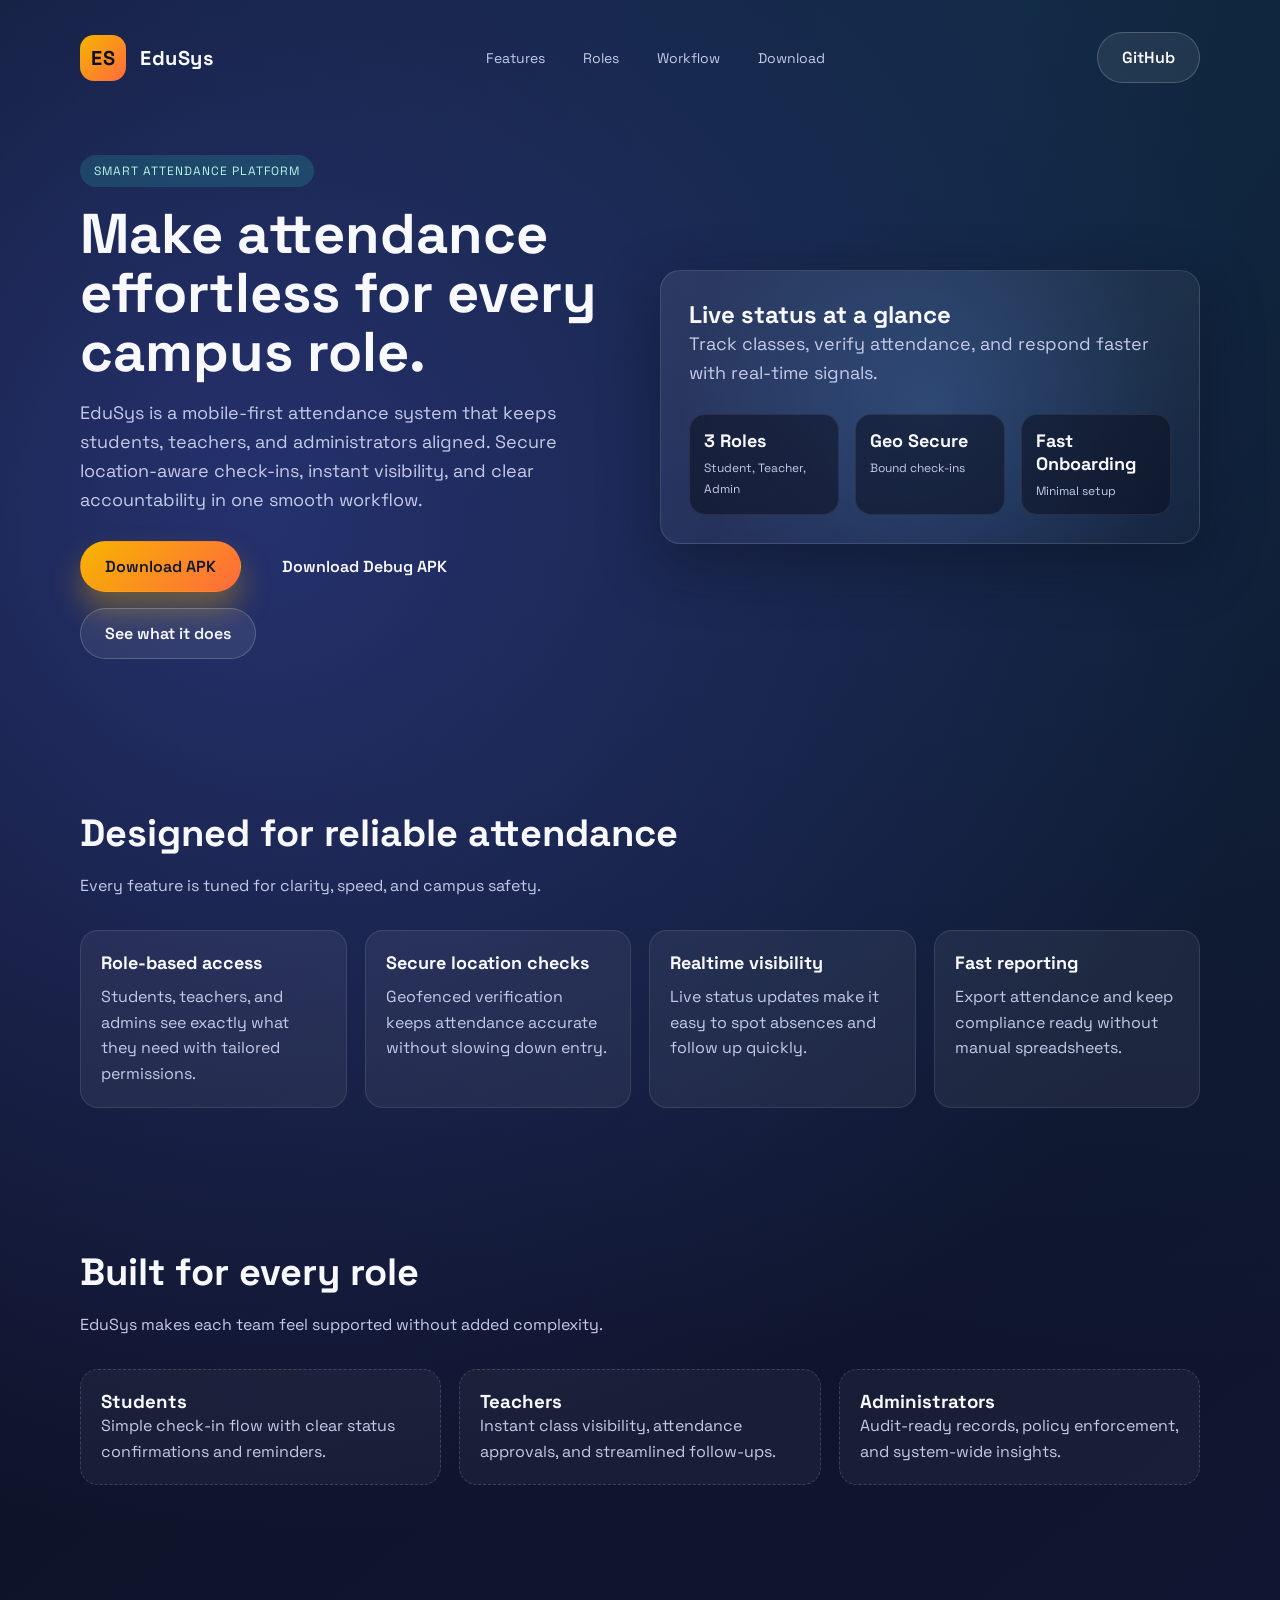
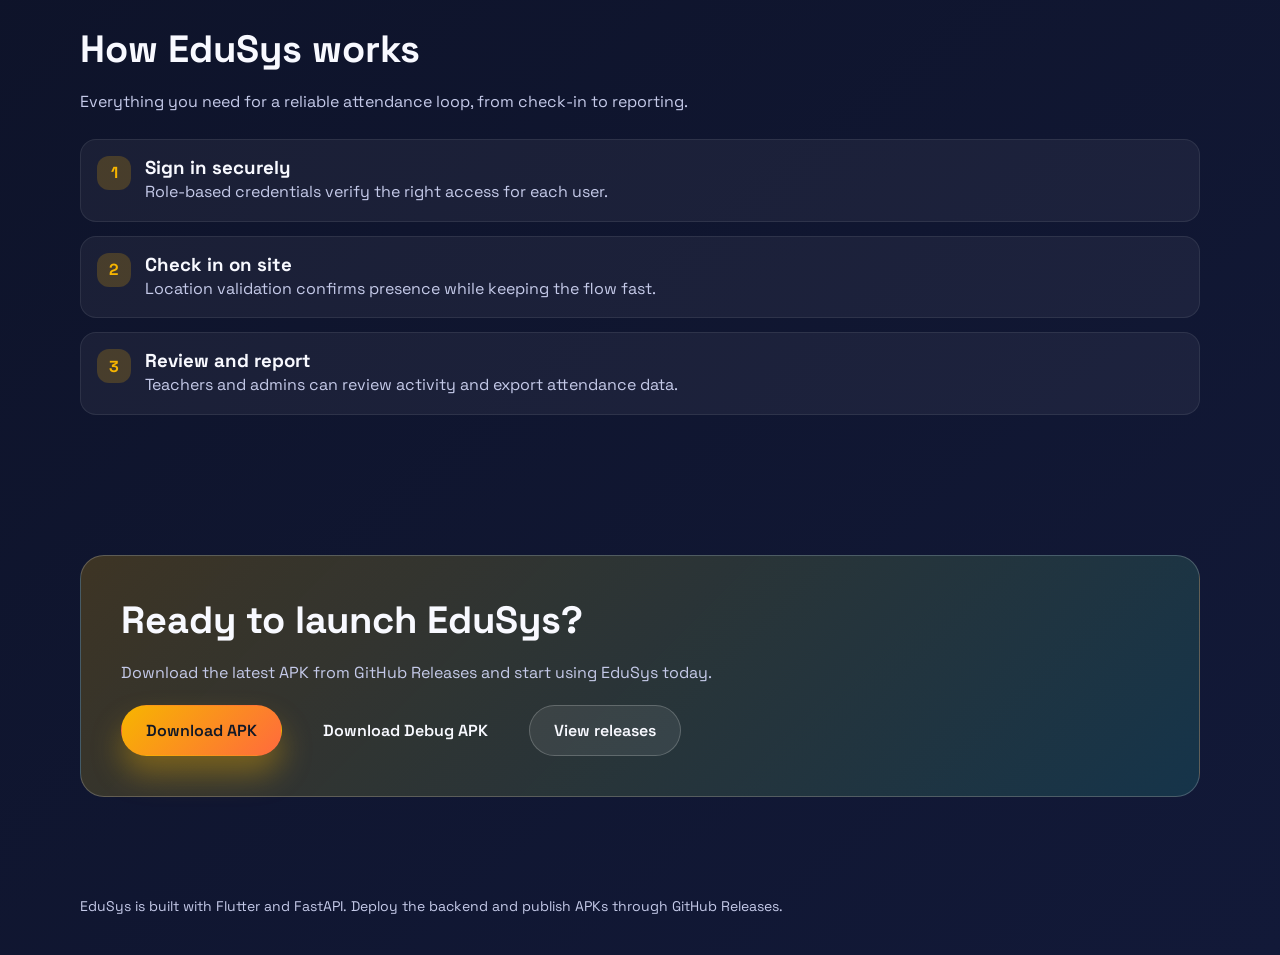
<file: docs/index.html>
<!DOCTYPE html>
<html lang="en">
<head>
  <meta charset="UTF-8" />
  <meta name="viewport" content="width=device-width, initial-scale=1" />
  <meta name="description" content="EduSys is a role-based attendance platform with secure check-ins, real-time visibility, and mobile-first workflows." />
  <title>EduSys | Smart Attendance</title>
  <link rel="preconnect" href="https://fonts.googleapis.com" />
  <link rel="preconnect" href="https://fonts.gstatic.com" crossorigin />
  <link href="https://fonts.googleapis.com/css2?family=Space+Grotesk:wght@400;500;600;700&display=swap" rel="stylesheet" />
  <link rel="stylesheet" href="styles.css" />
</head>
<body>
  <header>
    <div class="container nav">
      <div class="brand">
        <div class="logo">ES</div>
        <span>EduSys</span>
      </div>
      <nav class="nav-links">
        <a href="#features">Features</a>
        <a href="#roles">Roles</a>
        <a href="#flow">Workflow</a>
        <a href="#download">Download</a>
      </nav>
      <a class="button button-secondary" href="https://github.com/NihalMishra3009/EduSys">GitHub</a>
    </div>
  </header>

  <main class="container">
    <section class="hero">
      <div>
        <div class="badge fade-in">Smart Attendance Platform</div>
        <h1 class="fade-in delay-1">Make attendance effortless for every campus role.</h1>
        <p class="fade-in delay-2">
          EduSys is a mobile-first attendance system that keeps students, teachers, and administrators aligned. Secure
          location-aware check-ins, instant visibility, and clear accountability in one smooth workflow.
        </p>
        <div class="cta-row fade-in delay-3">
          <a class="button button-primary" href="https://github.com/NihalMishra3009/EduSys/releases/latest/download/EduSys.apk">
            Download APK
          </a>
          <a class="button button-outline" href="https://github.com/NihalMishra3009/EduSys/releases/latest/download/EduSys-debug.apk">
            Download Debug APK
          </a>
          <a class="button button-secondary" href="#features">See what it does</a>
        </div>
      </div>
      <div class="hero-card">
        <div class="hero-card-content">
          <h2>Live status at a glance</h2>
          <p>Track classes, verify attendance, and respond faster with real-time signals.</p>
          <div class="metric-grid">
            <div class="metric">
              <h3>3 Roles</h3>
              <span>Student, Teacher, Admin</span>
            </div>
            <div class="metric">
              <h3>Geo Secure</h3>
              <span>Bound check-ins</span>
            </div>
            <div class="metric">
              <h3>Fast Onboarding</h3>
              <span>Minimal setup</span>
            </div>
          </div>
        </div>
      </div>
    </section>

    <section id="features" class="section">
      <h2>Designed for reliable attendance</h2>
      <p>Every feature is tuned for clarity, speed, and campus safety.</p>
      <div class="feature-grid">
        <div class="feature-card">
          <h3>Role-based access</h3>
          <p>Students, teachers, and admins see exactly what they need with tailored permissions.</p>
        </div>
        <div class="feature-card">
          <h3>Secure location checks</h3>
          <p>Geofenced verification keeps attendance accurate without slowing down entry.</p>
        </div>
        <div class="feature-card">
          <h3>Realtime visibility</h3>
          <p>Live status updates make it easy to spot absences and follow up quickly.</p>
        </div>
        <div class="feature-card">
          <h3>Fast reporting</h3>
          <p>Export attendance and keep compliance ready without manual spreadsheets.</p>
        </div>
      </div>
    </section>

    <section id="roles" class="section">
      <h2>Built for every role</h2>
      <p>EduSys makes each team feel supported without added complexity.</p>
      <div class="role-grid">
        <div class="role-card">
          <h3>Students</h3>
          <p>Simple check-in flow with clear status confirmations and reminders.</p>
        </div>
        <div class="role-card">
          <h3>Teachers</h3>
          <p>Instant class visibility, attendance approvals, and streamlined follow-ups.</p>
        </div>
        <div class="role-card">
          <h3>Administrators</h3>
          <p>Audit-ready records, policy enforcement, and system-wide insights.</p>
        </div>
      </div>
    </section>

    <section id="flow" class="section">
      <h2>How EduSys works</h2>
      <p>Everything you need for a reliable attendance loop, from check-in to reporting.</p>
      <div class="steps">
        <div class="step">
          <span>1</span>
          <div>
            <h3>Sign in securely</h3>
            <p>Role-based credentials verify the right access for each user.</p>
          </div>
        </div>
        <div class="step">
          <span>2</span>
          <div>
            <h3>Check in on site</h3>
            <p>Location validation confirms presence while keeping the flow fast.</p>
          </div>
        </div>
        <div class="step">
          <span>3</span>
          <div>
            <h3>Review and report</h3>
            <p>Teachers and admins can review activity and export attendance data.</p>
          </div>
        </div>
      </div>
    </section>

    <section id="download" class="section">
      <div class="cta">
        <div>
          <h2>Ready to launch EduSys?</h2>
          <p>Download the latest APK from GitHub Releases and start using EduSys today.</p>
        </div>
        <div class="cta-row">
          <a class="button button-primary" href="https://github.com/NihalMishra3009/EduSys/releases/latest/download/EduSys.apk">
            Download APK
          </a>
          <a class="button button-outline" href="https://github.com/NihalMishra3009/EduSys/releases/latest/download/EduSys-debug.apk">
            Download Debug APK
          </a>
          <a class="button button-secondary" href="https://github.com/NihalMishra3009/EduSys/releases">View releases</a>
        </div>
      </div>
    </section>
  </main>

  <footer>
    <div class="container">
      <p>EduSys is built with Flutter and FastAPI. Deploy the backend and publish APKs through GitHub Releases.</p>
    </div>
  </footer>
</body>
</html>
</file>
<file: docs/styles.css>
:root {
  color-scheme: light;
  --bg: #0b0f1f;
  --bg-2: #121938;
  --surface: rgba(255, 255, 255, 0.08);
  --surface-2: rgba(255, 255, 255, 0.14);
  --text: #f8f9ff;
  --muted: #c5cae9;
  --accent: #f7b500;
  --accent-2: #2dd4bf;
  --accent-3: #60a5fa;
  --shadow: 0 20px 60px rgba(11, 15, 31, 0.45);
  --radius: 20px;
}

* {
  box-sizing: border-box;
  margin: 0;
  padding: 0;
}

body {
  font-family: "Space Grotesk", "Segoe UI", sans-serif;
  background: radial-gradient(circle at 20% 20%, #25316d 0%, transparent 45%),
    radial-gradient(circle at 80% 0%, #102a43 0%, transparent 50%),
    linear-gradient(140deg, var(--bg), var(--bg-2));
  color: var(--text);
  min-height: 100vh;
}

a {
  color: inherit;
  text-decoration: none;
}

.container {
  width: min(1120px, 90vw);
  margin: 0 auto;
}

header {
  padding: 32px 0 16px;
}

.nav {
  display: flex;
  align-items: center;
  justify-content: space-between;
  gap: 20px;
}

.brand {
  display: flex;
  align-items: center;
  gap: 14px;
  font-weight: 700;
  font-size: 20px;
  letter-spacing: 0.5px;
}

.logo {
  width: 46px;
  height: 46px;
  border-radius: 14px;
  background: linear-gradient(135deg, #f7b500, #ff6a3d);
  display: grid;
  place-items: center;
  color: #0b0f1f;
  font-weight: 800;
}

.nav-links {
  display: flex;
  gap: 18px;
  font-size: 14px;
  color: var(--muted);
}

.nav-links a {
  padding: 8px 10px;
  border-radius: 999px;
  transition: background 0.2s ease;
}

.nav-links a:hover {
  background: var(--surface);
}

.hero {
  display: grid;
  grid-template-columns: repeat(auto-fit, minmax(280px, 1fr));
  gap: 40px;
  align-items: center;
  padding: 56px 0 80px;
}

.hero h1 {
  font-size: clamp(32px, 5vw, 56px);
  line-height: 1.05;
  margin-bottom: 18px;
}

.hero p {
  font-size: 18px;
  color: var(--muted);
  line-height: 1.6;
  margin-bottom: 26px;
}

.cta-row {
  display: flex;
  flex-wrap: wrap;
  gap: 16px;
  align-items: center;
}

.button {
  padding: 14px 24px;
  border-radius: 999px;
  font-weight: 600;
  display: inline-flex;
  align-items: center;
  gap: 10px;
  border: 1px solid transparent;
  transition: transform 0.2s ease, box-shadow 0.2s ease, background 0.2s ease;
}

.button-primary {
  background: linear-gradient(135deg, var(--accent), #ff6a3d);
  color: #111827;
  box-shadow: 0 18px 30px rgba(247, 181, 0, 0.35);
}

.button-primary:hover {
  transform: translateY(-2px);
  box-shadow: 0 22px 40px rgba(247, 181, 0, 0.4);
}

.button-secondary {
  background: var(--surface);
  border-color: rgba(255, 255, 255, 0.2);
  color: var(--text);
}

.button-secondary:hover {
  transform: translateY(-2px);
  background: var(--surface-2);
}

.badge {
  display: inline-flex;
  align-items: center;
  gap: 8px;
  font-size: 12px;
  text-transform: uppercase;
  letter-spacing: 1px;
  padding: 8px 14px;
  border-radius: 999px;
  background: rgba(45, 212, 191, 0.18);
  color: #b4f5ea;
  margin-bottom: 18px;
}

.hero-card {
  background: linear-gradient(160deg, rgba(255, 255, 255, 0.08), rgba(255, 255, 255, 0.02));
  border: 1px solid rgba(255, 255, 255, 0.12);
  border-radius: var(--radius);
  padding: 28px;
  box-shadow: var(--shadow);
  position: relative;
  overflow: hidden;
  animation: float 6s ease-in-out infinite;
}

.hero-card::after {
  content: "";
  position: absolute;
  inset: -60px;
  background: radial-gradient(circle, rgba(96, 165, 250, 0.25), transparent 65%);
  opacity: 0.8;
}

.hero-card-content {
  position: relative;
  z-index: 1;
}

.metric-grid {
  display: grid;
  grid-template-columns: repeat(auto-fit, minmax(140px, 1fr));
  gap: 16px;
  margin-top: 24px;
}

.metric {
  background: rgba(11, 15, 31, 0.55);
  border-radius: 16px;
  padding: 14px;
  border: 1px solid rgba(255, 255, 255, 0.08);
}

.metric h3 {
  font-size: 18px;
  margin-bottom: 4px;
}

.metric span {
  font-size: 12px;
  color: var(--muted);
}

.section {
  padding: 70px 0;
}

.section h2 {
  font-size: clamp(26px, 4vw, 38px);
  margin-bottom: 16px;
}

.section p {
  color: var(--muted);
  line-height: 1.6;
}

.feature-grid {
  display: grid;
  grid-template-columns: repeat(auto-fit, minmax(240px, 1fr));
  gap: 18px;
  margin-top: 32px;
}

.feature-card {
  background: rgba(255, 255, 255, 0.06);
  border-radius: 18px;
  padding: 20px;
  border: 1px solid rgba(255, 255, 255, 0.1);
}

.feature-card h3 {
  font-size: 18px;
  margin-bottom: 10px;
}

.role-grid {
  display: grid;
  grid-template-columns: repeat(auto-fit, minmax(220px, 1fr));
  gap: 18px;
  margin-top: 32px;
}

.role-card {
  background: rgba(255, 255, 255, 0.04);
  border-radius: 18px;
  padding: 20px;
  border: 1px dashed rgba(255, 255, 255, 0.16);
}

.steps {
  margin-top: 24px;
  display: grid;
  gap: 14px;
}

.step {
  display: flex;
  gap: 14px;
  align-items: flex-start;
  padding: 16px;
  border-radius: 16px;
  background: rgba(255, 255, 255, 0.05);
  border: 1px solid rgba(255, 255, 255, 0.08);
}

.step span {
  width: 34px;
  height: 34px;
  border-radius: 12px;
  background: rgba(247, 181, 0, 0.2);
  display: grid;
  place-items: center;
  font-weight: 700;
  color: var(--accent);
}

.cta {
  background: linear-gradient(135deg, rgba(247, 181, 0, 0.2), rgba(45, 212, 191, 0.15));
  padding: 40px;
  border-radius: 24px;
  border: 1px solid rgba(255, 255, 255, 0.2);
  display: flex;
  flex-wrap: wrap;
  align-items: center;
  justify-content: space-between;
  gap: 20px;
}

footer {
  padding: 30px 0 40px;
  color: var(--muted);
  font-size: 14px;
}

.fade-in {
  animation: fadeUp 0.9s ease forwards;
  opacity: 0;
}

.delay-1 { animation-delay: 0.1s; }
.delay-2 { animation-delay: 0.2s; }
.delay-3 { animation-delay: 0.3s; }

@keyframes fadeUp {
  from {
    opacity: 0;
    transform: translateY(18px);
  }
  to {
    opacity: 1;
    transform: translateY(0);
  }
}

@keyframes float {
  0%, 100% {
    transform: translateY(0);
  }
  50% {
    transform: translateY(-10px);
  }
}

@media (max-width: 700px) {
  .nav-links {
    display: none;
  }

  .cta {
    text-align: left;
  }
}
</file>
